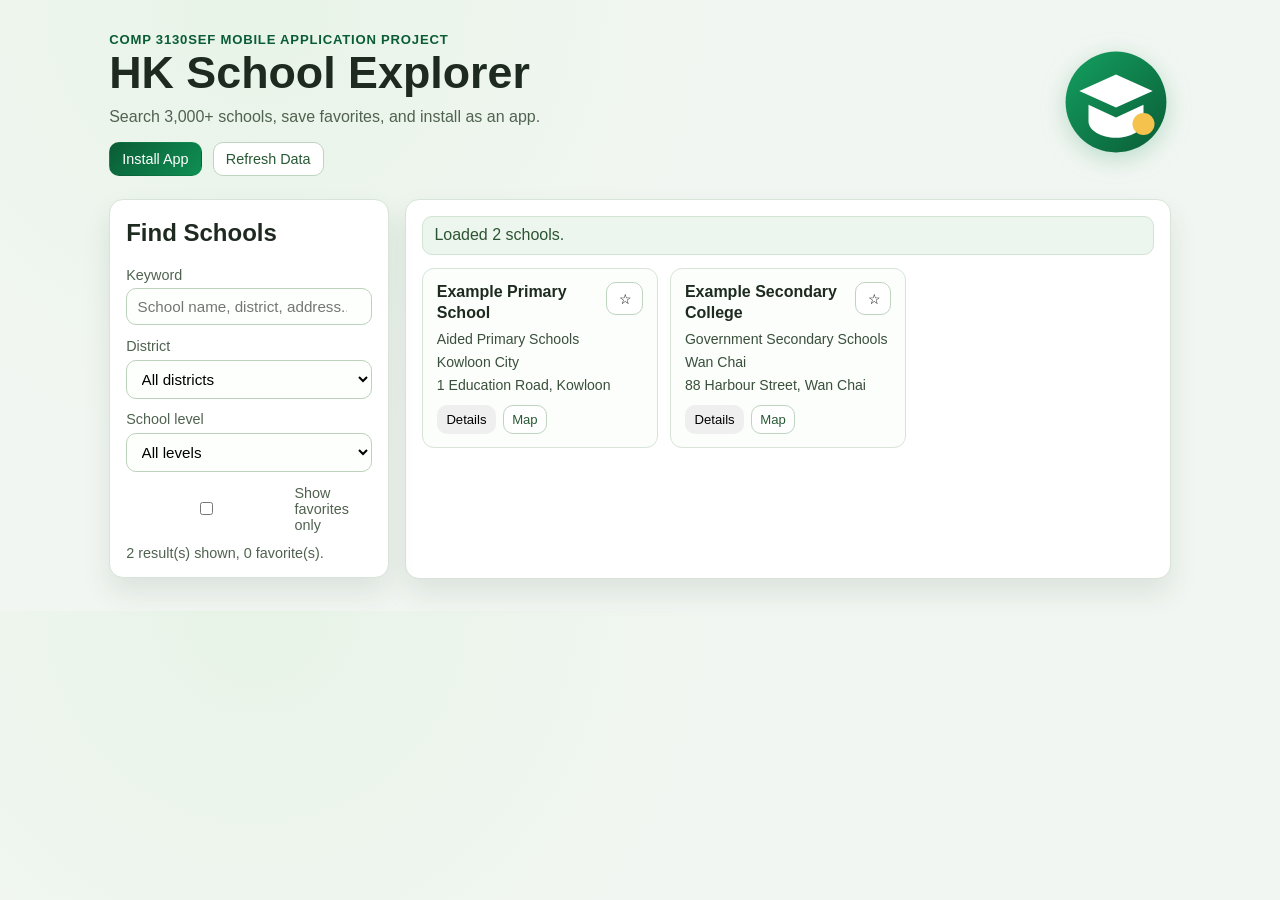
<file: index.html>
<!doctype html>
<html lang="en-HK">

<head>
    <meta charset="UTF-8" />
    <meta name="viewport" content="width=device-width, initial-scale=1.0" />
    <meta name="theme-color" content="#0a5c36" />
    <meta name="description" content="Find and compare Hong Kong schools with offline-capable PWA support." />
    <link rel="manifest" href="manifest.webmanifest" />
    <link rel="icon" href="assets/icon-192.svg" type="image/svg+xml" />
    <link rel="apple-touch-icon" href="assets/icon-192.svg" />
    <title>HK School Explorer PWA</title>
    <link rel="stylesheet" href="styles.css" />
</head>

<body>
    <header class="hero">
        <div class="hero__content">
            <p class="eyebrow">COMP 3130SEF Mobile Application Project</p>
            <h1>HK School Explorer</h1>
            <p class="subtitle">Search 3,000+ schools, save favorites, and install as an app.</p>
            <div class="hero__actions">
                <button id="installButton" class="btn btn--primary" hidden>Install App</button>
                <button id="refreshButton" class="btn btn--ghost">Refresh Data</button>
            </div>
            <p id="installHint" class="hint" hidden></p>
        </div>
        <div class="hero__badge" aria-hidden="true">
            <img src="assets/badge.svg" alt="" />
        </div>
    </header>

    <main class="layout">
        <section class="panel filters">
            <h2>Find Schools</h2>
            <label class="field">
                <span>Keyword</span>
                <input id="searchInput" type="search" placeholder="School name, district, address..." />
            </label>

            <label class="field">
                <span>District</span>
                <select id="districtSelect">
                    <option value="">All districts</option>
                </select>
            </label>

            <label class="field">
                <span>School level</span>
                <select id="levelSelect">
                    <option value="">All levels</option>
                </select>
            </label>

            <label class="field field--inline">
                <input id="favoritesOnly" type="checkbox" />
                <span>Show favorites only</span>
            </label>

            <p class="meta" id="resultMeta">Loading data...</p>
        </section>

        <section class="panel list-panel">
            <div id="statusBanner" class="status" role="status" aria-live="polite">Preparing app...</div>
            <div id="schoolList" class="school-list" aria-live="polite"></div>
        </section>
    </main>

    <dialog id="detailDialog" class="detail-dialog">
        <article id="detailContent"></article>
        <form method="dialog" class="dialog-actions">
            <button class="btn btn--primary">Close</button>
        </form>
    </dialog>

    <template id="cardTemplate">
        <article class="school-card">
            <header class="school-card__header">
                <h3 class="school-card__title"></h3>
                <button class="icon-btn favorite-btn" type="button" aria-label="Toggle favorite">☆</button>
            </header>
            <p class="school-card__line category"></p>
            <p class="school-card__line district"></p>
            <p class="school-card__line address"></p>
            <div class="school-card__actions">
                <button class="btn btn--small details-btn" type="button">Details</button>
                <a class="btn btn--small btn--ghost map-btn" target="_blank" rel="noopener">Map</a>
            </div>
        </article>
    </template>

    <script src="app.js" defer></script>
</body>

</html>
</file>
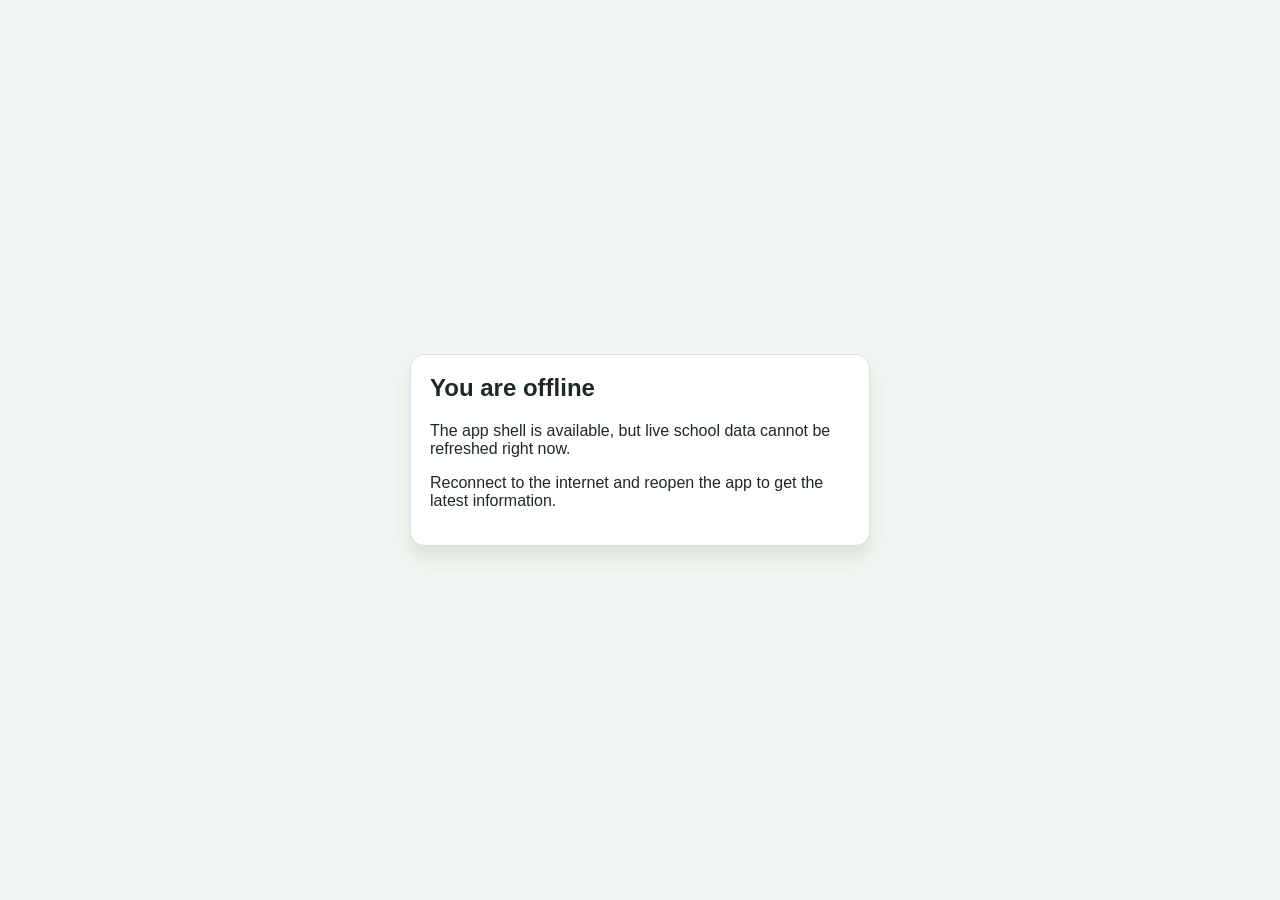
<file: offline.html>
<!doctype html>
<html lang="en-HK">

<head>
    <meta charset="UTF-8" />
    <meta name="viewport" content="width=device-width, initial-scale=1.0" />
    <title>Offline | HK School Explorer</title>
    <style>
        body {
            margin: 0;
            min-height: 100vh;
            display: grid;
            place-items: center;
            font-family: "Segoe UI", sans-serif;
            background: #f2f6f2;
            color: #1e2a1f;
        }

        article {
            background: white;
            border: 1px solid #d7e4d7;
            border-radius: 14px;
            padding: 1.2rem;
            width: min(90vw, 420px);
            box-shadow: 0 12px 20px rgba(16, 54, 31, 0.1);
        }

        h1 {
            margin-top: 0;
        }
    </style>
</head>

<body>
    <article>
        <h1>You are offline</h1>
        <p>The app shell is available, but live school data cannot be refreshed right now.</p>
        <p>Reconnect to the internet and reopen the app to get the latest information.</p>
    </article>
</body>

</html>
</file>
<file: styles.css>
:root {
    --bg: #f2f6f2;
    --surface: #ffffff;
    --ink: #1e2a1f;
    --muted: #506250;
    --accent: #0a5c36;
    --accent-2: #0f8f53;
    --edge: #d7e4d7;
    --warn: #7a2f2f;
    --radius: 14px;
    --shadow: 0 14px 28px rgba(16, 54, 31, 0.1);
}

* {
    box-sizing: border-box;
}

html,
body {
    margin: 0;
    padding: 0;
    font-family: "Segoe UI", "Trebuchet MS", Verdana, sans-serif;
    color: var(--ink);
    background: radial-gradient(circle at 20% 0%, #e8f4e8 0%, var(--bg) 40%),
        linear-gradient(180deg, #f5fbf5, var(--bg));
}

.hero {
    display: grid;
    grid-template-columns: 1fr auto;
    gap: 1rem;
    align-items: center;
    padding: 2rem 1.2rem 1.4rem;
    max-width: 1100px;
    margin: 0 auto;
}

.hero__content h1 {
    margin: 0;
    font-size: clamp(1.8rem, 4vw, 2.8rem);
}

.eyebrow {
    margin: 0;
    color: var(--accent);
    font-weight: 700;
    font-size: 0.82rem;
    letter-spacing: 0.06em;
    text-transform: uppercase;
}

.subtitle {
    margin: 0.6rem 0 1rem;
    color: var(--muted);
}

.hero__actions {
    display: flex;
    gap: 0.7rem;
    flex-wrap: wrap;
}

.hero__badge img {
    width: 110px;
    height: 110px;
    filter: drop-shadow(0 6px 12px rgba(15, 143, 83, 0.25));
}

.layout {
    max-width: 1100px;
    margin: 0 auto;
    padding: 0 1.2rem 2rem;
    display: grid;
    grid-template-columns: minmax(220px, 280px) 1fr;
    gap: 1rem;
}

.panel {
    background: var(--surface);
    border: 1px solid var(--edge);
    border-radius: var(--radius);
    box-shadow: var(--shadow);
}

.filters {
    padding: 1rem;
    height: fit-content;
    position: sticky;
    top: 1rem;
}

.filters h2 {
    margin-top: 0.2rem;
}

.field {
    display: grid;
    gap: 0.35rem;
    margin-bottom: 0.8rem;
}

.field span {
    font-size: 0.9rem;
    color: var(--muted);
}

.field input,
.field select {
    width: 100%;
    border: 1px solid #bdd2bd;
    border-radius: 10px;
    padding: 0.56rem 0.65rem;
    font-size: 0.95rem;
    background: #fcfffc;
}

.field--inline {
    display: flex;
    align-items: center;
    gap: 0.5rem;
}

.meta,
.hint {
    margin: 0.4rem 0 0;
    color: var(--muted);
    font-size: 0.9rem;
}

.list-panel {
    padding: 1rem;
    min-height: 380px;
}

.status {
    margin-bottom: 0.8rem;
    padding: 0.6rem 0.7rem;
    background: #edf6ee;
    border: 1px solid #d1e4d3;
    border-radius: 10px;
    color: #2d5432;
}

.status.error {
    background: #fff2f2;
    border-color: #f0d2d2;
    color: var(--warn);
}

.school-list {
    display: grid;
    grid-template-columns: repeat(auto-fill, minmax(230px, 1fr));
    gap: 0.8rem;
}

.school-card {
    border: 1px solid var(--edge);
    border-radius: 12px;
    background: #fbfefb;
    padding: 0.85rem;
    display: grid;
    gap: 0.45rem;
    animation: fadeUp 250ms ease;
}

.school-card__header {
    display: flex;
    align-items: start;
    justify-content: space-between;
    gap: 0.5rem;
}

.school-card__title {
    margin: 0;
    font-size: 1rem;
    line-height: 1.3;
}

.school-card__line {
    margin: 0;
    color: #3a4f3b;
    font-size: 0.88rem;
}

.school-card__actions {
    display: flex;
    gap: 0.4rem;
    margin-top: 0.3rem;
}

.btn,
.icon-btn {
    border: 1px solid transparent;
    border-radius: 10px;
    padding: 0.52rem 0.75rem;
    font-size: 0.9rem;
    cursor: pointer;
}

.btn {
    text-decoration: none;
    display: inline-flex;
    align-items: center;
    justify-content: center;
}

.btn--small {
    font-size: 0.82rem;
    padding: 0.36rem 0.54rem;
}

.btn--primary {
    background: linear-gradient(135deg, var(--accent), var(--accent-2));
    color: #fff;
}

.btn--ghost {
    border-color: #bfd4bf;
    color: #275934;
    background: #fff;
}

.icon-btn {
    border-color: #bfd4bf;
    background: #fff;
    min-width: 2rem;
    line-height: 1;
}

.icon-btn.active {
    color: #f39c12;
    border-color: #f0d59b;
    background: #fff9ec;
}

.detail-dialog {
    border: none;
    border-radius: 14px;
    width: min(92vw, 560px);
    box-shadow: 0 20px 44px rgba(0, 0, 0, 0.22);
    padding: 0;
}

.detail-dialog::backdrop {
    background: rgba(8, 28, 18, 0.42);
}

#detailContent {
    padding: 1rem;
    display: grid;
    gap: 0.5rem;
}

#detailContent h3 {
    margin: 0;
}

.detail-grid {
    display: grid;
    grid-template-columns: 130px 1fr;
    gap: 0.35rem 0.7rem;
    font-size: 0.92rem;
}

.dialog-actions {
    padding: 0.8rem 1rem 1rem;
}

@keyframes fadeUp {
    from {
        opacity: 0;
        transform: translateY(6px);
    }

    to {
        opacity: 1;
        transform: translateY(0);
    }
}

@media (max-width: 860px) {
    .layout {
        grid-template-columns: 1fr;
    }

    .filters {
        position: static;
    }

    .hero {
        grid-template-columns: 1fr;
    }
}
</file>
